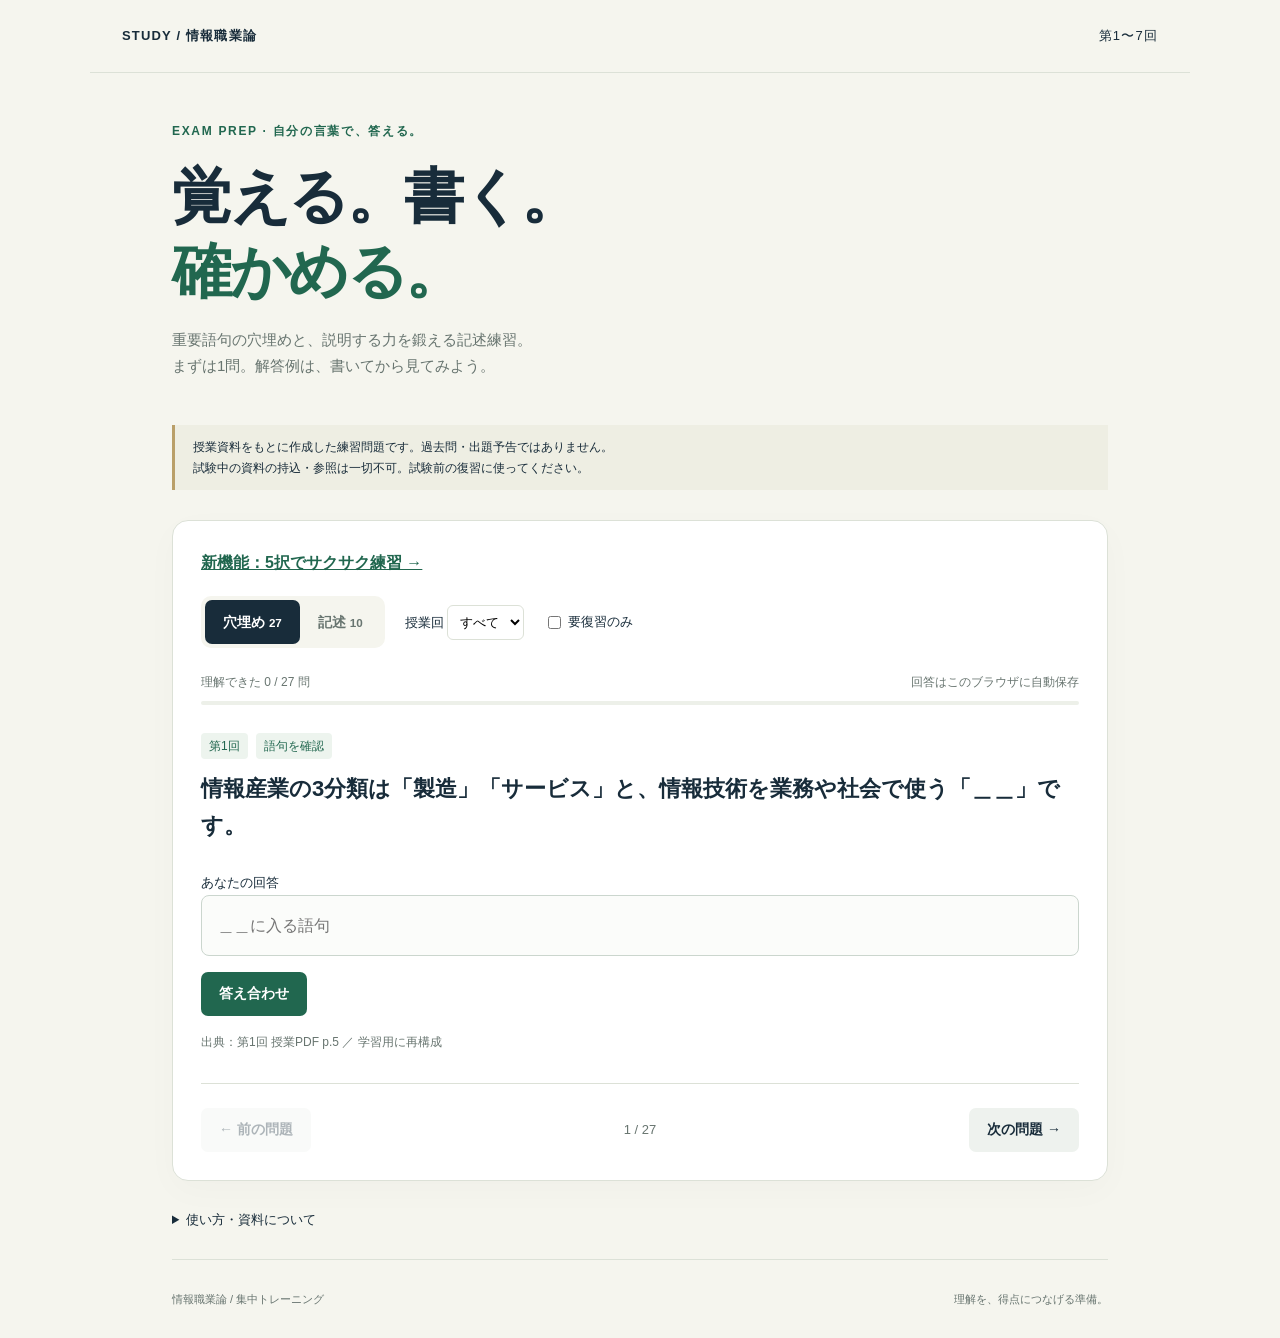
<file: index.html>
<!doctype html><html lang="ja"><meta charset="utf-8"><meta name="viewport" content="width=device-width,initial-scale=1"><title>情報職業論｜集中トレーニング</title><link rel="stylesheet" href="style.css"><body><header><a href="#">STUDY / 情報職業論</a><span>第1〜7回</span></header><main><section class="intro"><div class="eyebrow">EXAM PREP · 自分の言葉で、答える。</div><h1>覚える。書く。<br><span>確かめる。</span></h1><p>重要語句の穴埋めと、説明する力を鍛える記述練習。<br>まずは1問。解答例は、書いてから見てみよう。</p></section><aside class="notice">授業資料をもとに作成した練習問題です。過去問・出題予告ではありません。<strong>試験中の資料の持込・参照は一切不可。試験前の復習に使ってください。</strong></aside><section class="workspace"><a href="choice.html" style="display:block;margin-bottom:20px;color:#21674f;font-weight:bold">新機能：5択でサクサク練習 →</a><div class="toolbar"><div class="tabs" role="group" aria-label="問題形式"><button data-mode="blank" class="active">穴埋め <small id="bn"></small></button><button data-mode="essay">記述 <small id="en"></small></button></div><label>授業回 <select id="week"><option value="all">すべて</option><option value="1">第1回</option><option value="2">第2回</option><option value="3">第3回</option><option value="4">第4回</option><option value="5">第5回</option><option value="6">第6回</option><option value="7">第7回</option></select></label><label class="toggle"><input type="checkbox" id="review">要復習のみ</label></div><div class="progress"><span id="progressText"></span><span id="saved">回答はこのブラウザに自動保存</span></div><div class="bar"><div id="bar"></div></div><article id="question"></article><nav><button id="prev" class="secondary">← 前の問題</button><span id="position"></span><button id="next" class="secondary">次の問題 →</button></nav></section><details class="help"><summary>使い方・資料について</summary><p>穴埋めは入力して「答え合わせ」。記述は自分の回答を書き、「解答例と比較」で観点を確かめてください。最後に自己評価をつけると、要復習の問題だけ練習できます。</p><p>出典は共有された情報職業論 第1〜7回の授業PDF。各問題に回とページを記載しています。問題・解答例は学習用に再構成したものです。キーワード一致は論述の正確性を判定する採点ではありません。正式な採点基準・出題形式は未確認です。</p><p>回答と自己評価は端末のブラウザ内に保存され、外部には送信されません。端末間の同期はありません。プライベートブラウズや保存データ削除で消える場合があります。</p><button id="export" class="secondary">記述回答をテキストで保存</button></details><footer>情報職業論 / 集中トレーニング <span>理解を、得点につなげる準備。</span></footer></main><script src="questions.js"></script><script src="app.js"></script></body></html>
</file>
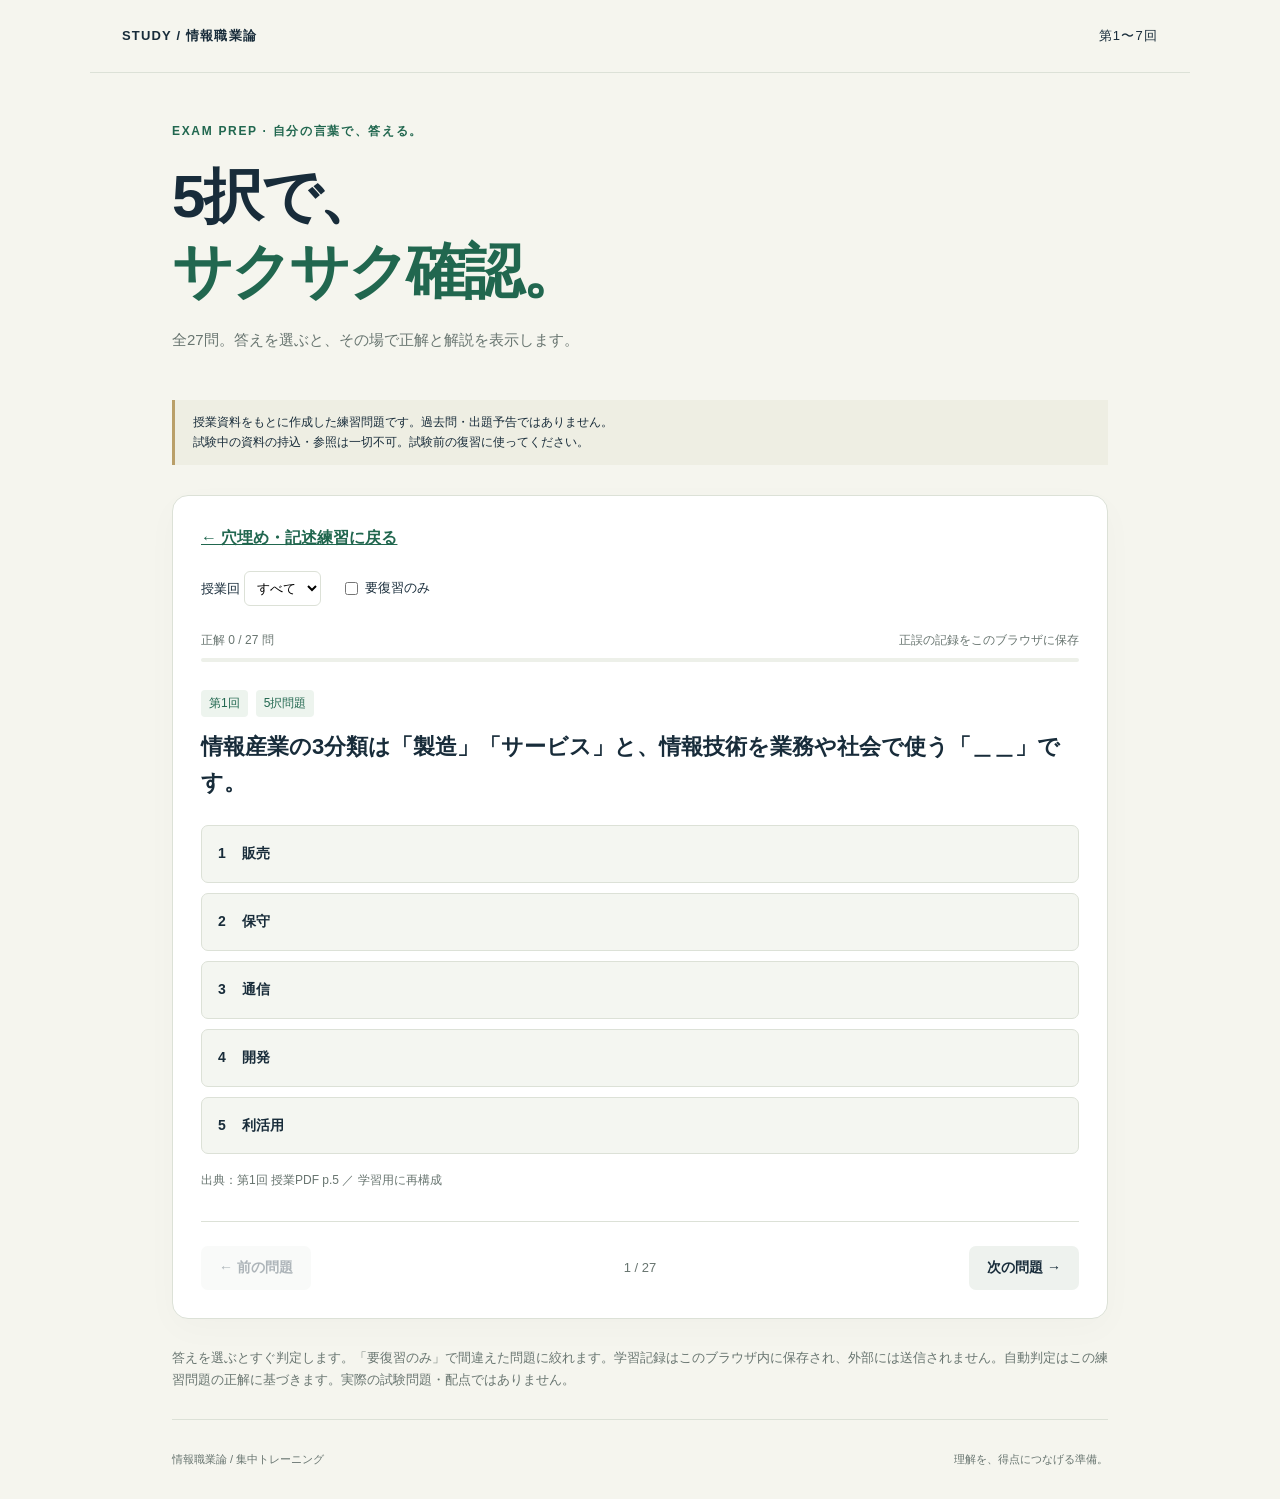
<file: choice.html>
<!doctype html><html lang="ja"><meta charset="utf-8"><meta name="viewport" content="width=device-width,initial-scale=1"><title>情報職業論｜5択トレーニング</title><link rel="stylesheet" href="style.css"><style>.choices{display:grid;gap:10px}.choice{text-align:left;background:#f4f6f1;color:#182c3a;border:1px solid #dce1d7;padding:16px}.choice b{margin-right:12px}.choice:disabled{opacity:1;cursor:default}.choice.right{background:#d5edde;border-color:#21674f}.choice.wrong{background:#f6dddd;border-color:#ad5454}</style><body><header><a href="#">STUDY / 情報職業論</a><span>第1〜7回</span></header><main><section class="intro"><div class="eyebrow">EXAM PREP · 自分の言葉で、答える。</div><h1>5択で、<br><span>サクサク確認。</span></h1><p>全27問。答えを選ぶと、その場で正解と解説を表示します。</p></section><aside class="notice">授業資料をもとに作成した練習問題です。過去問・出題予告ではありません。<strong>試験中の資料の持込・参照は一切不可。試験前の復習に使ってください。</strong></aside><section class="workspace"><a href="index.html" style="display:block;margin-bottom:20px;color:#21674f;font-weight:bold">← 穴埋め・記述練習に戻る</a><div class="toolbar"><label>授業回 <select id="week"><option value="all">すべて</option><option value="1">第1回</option><option value="2">第2回</option><option value="3">第3回</option><option value="4">第4回</option><option value="5">第5回</option><option value="6">第6回</option><option value="7">第7回</option></select></label><label class="toggle"><input type="checkbox" id="review">要復習のみ</label></div><div class="progress"><span id="progressText"></span><span id="saved">正誤の記録をこのブラウザに保存</span></div><div class="bar"><div id="bar"></div></div><article id="question"></article><nav><button id="prev" class="secondary">← 前の問題</button><span id="position"></span><button id="next" class="secondary">次の問題 →</button></nav></section><p class="help">答えを選ぶとすぐ判定します。「要復習のみ」で間違えた問題に絞れます。学習記録はこのブラウザ内に保存され、外部には送信されません。自動判定はこの練習問題の正解に基づきます。実際の試験問題・配点ではありません。</p><footer>情報職業論 / 集中トレーニング <span>理解を、得点につなげる準備。</span></footer></main><script src="questions.js"></script><script src="choice.js"></script></body></html>
</file>
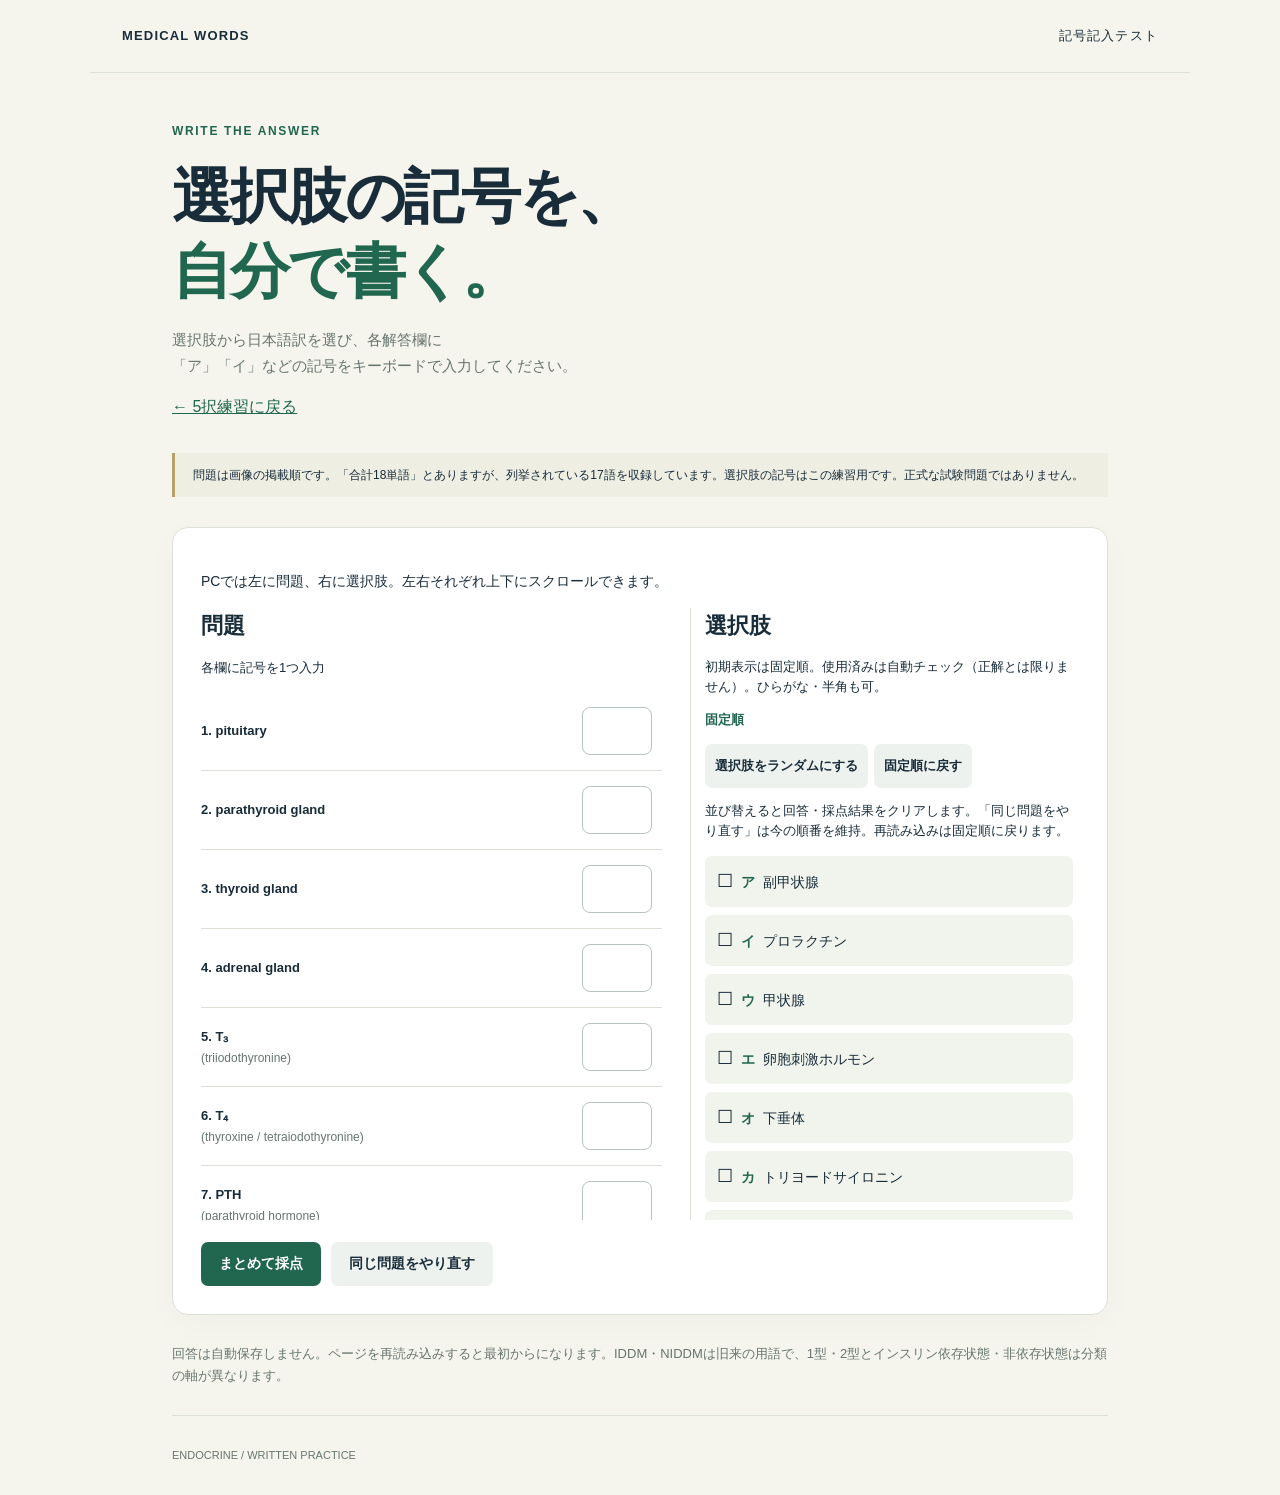
<file: endocrine-exam.html>
<!doctype html><html lang="ja"><meta charset="utf-8"><meta name="viewport" content="width=device-width,initial-scale=1"><title>内分泌・代謝｜記号記入テスト</title><link rel="stylesheet" href="style.css"><style>.rows{padding:0;list-style:none}.rows li{display:grid;grid-template-columns:minmax(0,1fr) 80px;gap:12px;border-bottom:1px solid #dce1d7;padding:15px 0;align-items:center}.term{font-weight:600;overflow-wrap:anywhere}.term small{display:block;font-size:12px;font-weight:400;color:#687570}.entry{width:70px;height:48px;font:inherit;font-size:22px;text-align:center;border:1px solid #b6c4ba;border-radius:8px}.correct .entry{background:#d7efdf;border-color:#21674f}.incorrect .entry{background:#fbe0df;border-color:#ae4c4c}.feedback{display:block;font-size:12px;color:#795149}.bank{display:grid;grid-template-columns:repeat(2,minmax(0,1fr));gap:8px;padding:0;list-style:none}.bank li{padding:12px;background:#f0f4ed;border-radius:7px;line-height:1.5;font-size:14px}.bank b{color:#21674f;margin-right:8px}.score{padding:16px;border-radius:8px;background:#eef4e8;margin-top:20px}.toplink{color:#21674f}.notice{font-size:12px}.controls{display:flex;flex-wrap:wrap;gap:10px;margin-top:22px}@media(max-width:600px){.intro{padding:24px 0 10px}.intro h1{font-size:32px}.workspace{padding:18px}.bank{grid-template-columns:1fr}.rows li{grid-template-columns:minmax(0,1fr) 70px}}.bank .used{background:#e4e8ed;color:#67717d}.used-mark{display:inline-block;margin-right:8px;font-size:18px}.usage{display:block;font-size:12px;color:#536174;margin-left:26px}.review li{padding:10px 0;overflow-wrap:anywhere;line-height:1.6}.review h3{margin-top:24px}.exam-columns{display:grid;grid-template-columns:minmax(0,1.2fr) minmax(0,1fr);gap:22px;align-items:start}.question-pane,.option-pane{min-width:0;max-height:68svh;overflow-y:auto;overscroll-behavior:contain;-webkit-overflow-scrolling:touch;padding-right:6px}.exam-columns h2{margin:0 0 8px}.exam-columns p{font-size:13px}.bank{grid-template-columns:1fr}.bank-help{line-height:1.5}.layout-help{font-size:14px}.rows{margin-top:0}.option-pane{border-left:1px solid #dce1d7;padding-left:14px}@media(max-width:600px){main{width:auto;margin:0 8px;padding:0}.workspace{padding:12px 8px}.exam-columns{grid-template-columns:minmax(0,1.08fr) minmax(0,1fr);gap:8px}.question-pane,.option-pane{max-height:65svh;padding-right:2px}.option-pane{padding-left:8px}.rows li{grid-template-columns:minmax(0,1fr) 44px;gap:5px;padding:12px 0}.entry{width:42px;height:44px;font-size:18px;padding:0}.term{font-size:14px;line-height:1.4}.term small{font-size:12px;line-height:1.35}.bank li{padding:8px 5px;font-size:14px;overflow-wrap:anywhere}.used-mark{margin-right:4px;font-size:16px}.bank b{margin-right:4px}.usage{margin-left:0}.exam-columns h2{font-size:20px}.intro h1{font-size:28px}.intro p{font-size:14px}.controls button{padding:12px;font-size:14px}}
@media(max-width:600px){.exam-columns{display:block}.question-pane,.option-pane{max-height:none;overflow:visible;padding:0}.option-pane{border-left:0;border-top:1px solid #dce1d7;margin-top:24px;padding-top:20px}.rows li{grid-template-columns:minmax(0,1fr) 70px;gap:12px}.entry{width:64px}.term{font-size:15px}.bank li{padding:12px}.layout-help{display:none}}.order-controls{display:flex;flex-wrap:wrap;gap:6px}.order-controls button{font-size:13px;padding:8px 10px}#order-mode{font-weight:bold;color:#21674f}</style><body><header><b>MEDICAL WORDS</b><span>記号記入テスト</span></header><main><section class="intro"><div class="eyebrow">WRITE THE ANSWER</div><h1>選択肢の記号を、<br><span>自分で書く。</span></h1><p>選択肢から日本語訳を選び、各解答欄に<br>「ア」「イ」などの記号をキーボードで入力してください。</p><a class="toplink" href="endocrine.html">← 5択練習に戻る</a></section><aside class="notice">問題は画像の掲載順です。「合計18単語」とありますが、列挙されている17語を収録しています。選択肢の記号はこの練習用です。正式な試験問題ではありません。</aside><section class="workspace"><p class="layout-help">PCでは左に問題、右に選択肢。左右それぞれ上下にスクロールできます。</p><div class="exam-columns"><section class="question-pane" aria-label="問題と解答欄"><h2>問題</h2><p>各欄に記号を1つ入力</p><ol id="rows" class="rows"></ol></section><aside class="option-pane" aria-label="選択肢"><h2 id="options">選択肢</h2><p class="bank-help">初期表示は固定順。使用済みは自動チェック（正解とは限りません）。ひらがな・半角も可。</p><p id="order-mode" aria-live="polite">固定順</p><div class="order-controls"><button class="secondary" id="randomize">選択肢をランダムにする</button><button class="secondary" id="restore-fixed">固定順に戻す</button></div><p class="bank-help">並び替えると回答・採点結果をクリアします。「同じ問題をやり直す」は今の順番を維持。再読み込みは固定順に戻ります。</p><ul id="bank" class="bank"></ul></aside></div><div class="controls"><button id="grade">まとめて採点</button><button class="secondary" id="retry">同じ問題をやり直す</button></div><div id="score" aria-live="polite"></div></section><p class="help">回答は自動保存しません。ページを再読み込みすると最初からになります。IDDM・NIDDMは旧来の用語で、1型・2型とインスリン依存状態・非依存状態は分類の軸が異なります。</p><footer>ENDOCRINE / WRITTEN PRACTICE</footer></main><script>const words=[["pituitary","下垂体"],["parathyroid gland","副甲状腺"],["thyroid gland","甲状腺"],["adrenal gland","副腎"],["T₃","トリヨードサイロニン"],["T₄","サイロキシン"],["PTH","副甲状腺ホルモン"],["TSH","甲状腺刺激ホルモン"],["ACTH","副腎皮質刺激ホルモン"],["PRL","プロラクチン"],["GH","成長ホルモン"],["LH","黄体形成ホルモン"],["FSH","卵胞刺激ホルモン"],["ADH","抗利尿ホルモン"],["DM","糖尿病"],["IDDM","インスリン依存型糖尿病"],["NIDDM","インスリン非依存型糖尿病"]];</script><script src="endocrine-exam.js?v=random-1"></script></body></html>
</file>
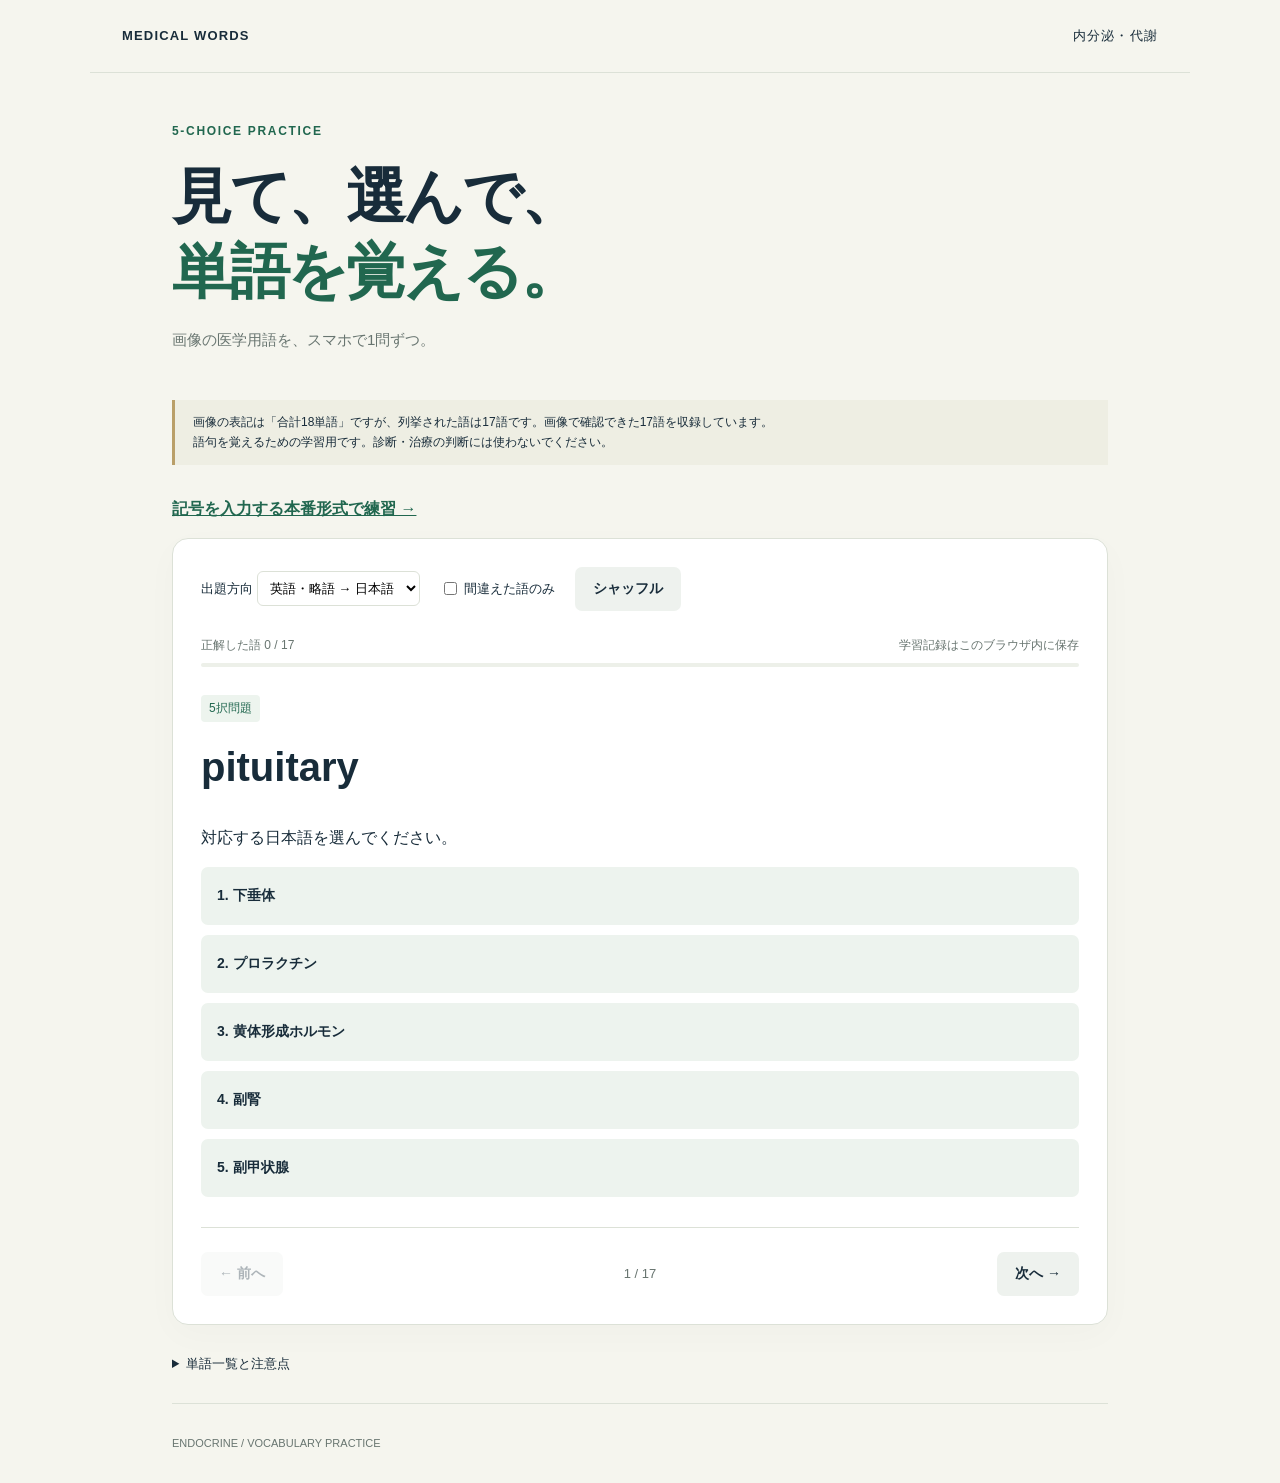
<file: endocrine.html>
<!doctype html><html lang="ja"><meta charset="utf-8"><meta name="viewport" content="width=device-width,initial-scale=1"><title>内分泌・代謝｜医学単語5択</title><link rel="stylesheet" href="style.css"><style>.choices{display:grid;gap:10px}.choice{background:#edf3ee;color:#182c3a;text-align:left;min-height:58px;padding:14px;border:2px solid transparent;white-space:normal}.choice:disabled{opacity:1}.choice.right{background:#d7efdf;border-color:#21674f}.choice.wrong{background:#f9e0df;border-color:#a83f3f}.word{font-size:clamp(26px,6vw,40px);word-break:break-word}select{max-width:100%} @media(max-width:600px){.intro{padding:22px 0 12px}.intro h1{font-size:32px}.workspace{padding:16px}}</style><body><header><b>MEDICAL WORDS</b><span>内分泌・代謝</span></header><main><section class="intro"><div class="eyebrow">5-CHOICE PRACTICE</div><h1>見て、選んで、<br><span>単語を覚える。</span></h1><p>画像の医学用語を、スマホで1問ずつ。</p></section><aside class="notice">画像の表記は「合計18単語」ですが、列挙された語は17語です。画像で確認できた17語を収録しています。<br>語句を覚えるための学習用です。診断・治療の判断には使わないでください。</aside><p><a href="endocrine-exam.html" style="color:#21674f;font-weight:bold">記号を入力する本番形式で練習 →</a></p><section class="workspace"><div class="toolbar"><label>出題方向 <select id="direction"><option value="en">英語・略語 → 日本語</option><option value="ja">日本語 → 英語・略語</option></select></label><label class="toggle"><input type="checkbox" id="review">間違えた語のみ</label><button class="secondary" id="shuffle">シャッフル</button></div><div class="progress"><span id="progressText"></span><span>学習記録はこのブラウザ内に保存</span></div><div class="bar"><div id="bar"></div></div><article id="question"></article><nav><button id="prev" class="secondary">← 前へ</button><span id="position"></span><button id="next" class="secondary">次へ →</button></nav></section><details class="help"><summary>単語一覧と注意点</summary><div id="dictionary"></div><p>T₃はトリヨードサイロニン、T₄はサイロキシン（テトラヨードサイロニン）。PTHはパラトルモン、ADHはバソプレシンとも呼ばれます。</p><p>IDDM・NIDDMは旧来の用語です。現在の1型・2型は病因に基づく分類で、インスリン依存状態・非依存状態と完全には一致しません。NIDDMは「インスリン治療を一切使わない」という意味ではありません。</p><p>回答は端末内保存です。外部送信や端末間同期はありません。</p><p>用語確認：<a href="https://www.todai-jinnai.com/endocrinology01">東京大学医学部附属病院</a> ／ <a href="https://www.nittokyo.or.jp/modules/beginner/index.php?content_id=5">日本糖尿病協会</a></p></details><footer>ENDOCRINE / VOCABULARY PRACTICE</footer></main><script>const words=[["pituitary","下垂体"],["parathyroid gland","副甲状腺"],["thyroid gland","甲状腺"],["adrenal gland","副腎"],["T₃","トリヨードサイロニン"],["T₄","サイロキシン"],["PTH","副甲状腺ホルモン"],["TSH","甲状腺刺激ホルモン"],["ACTH","副腎皮質刺激ホルモン"],["PRL","プロラクチン"],["GH","成長ホルモン"],["LH","黄体形成ホルモン"],["FSH","卵胞刺激ホルモン"],["ADH","抗利尿ホルモン"],["DM","糖尿病"],["IDDM","インスリン依存型糖尿病"],["NIDDM","インスリン非依存型糖尿病"]];</script><script src="endocrine.js"></script></body></html>
</file>
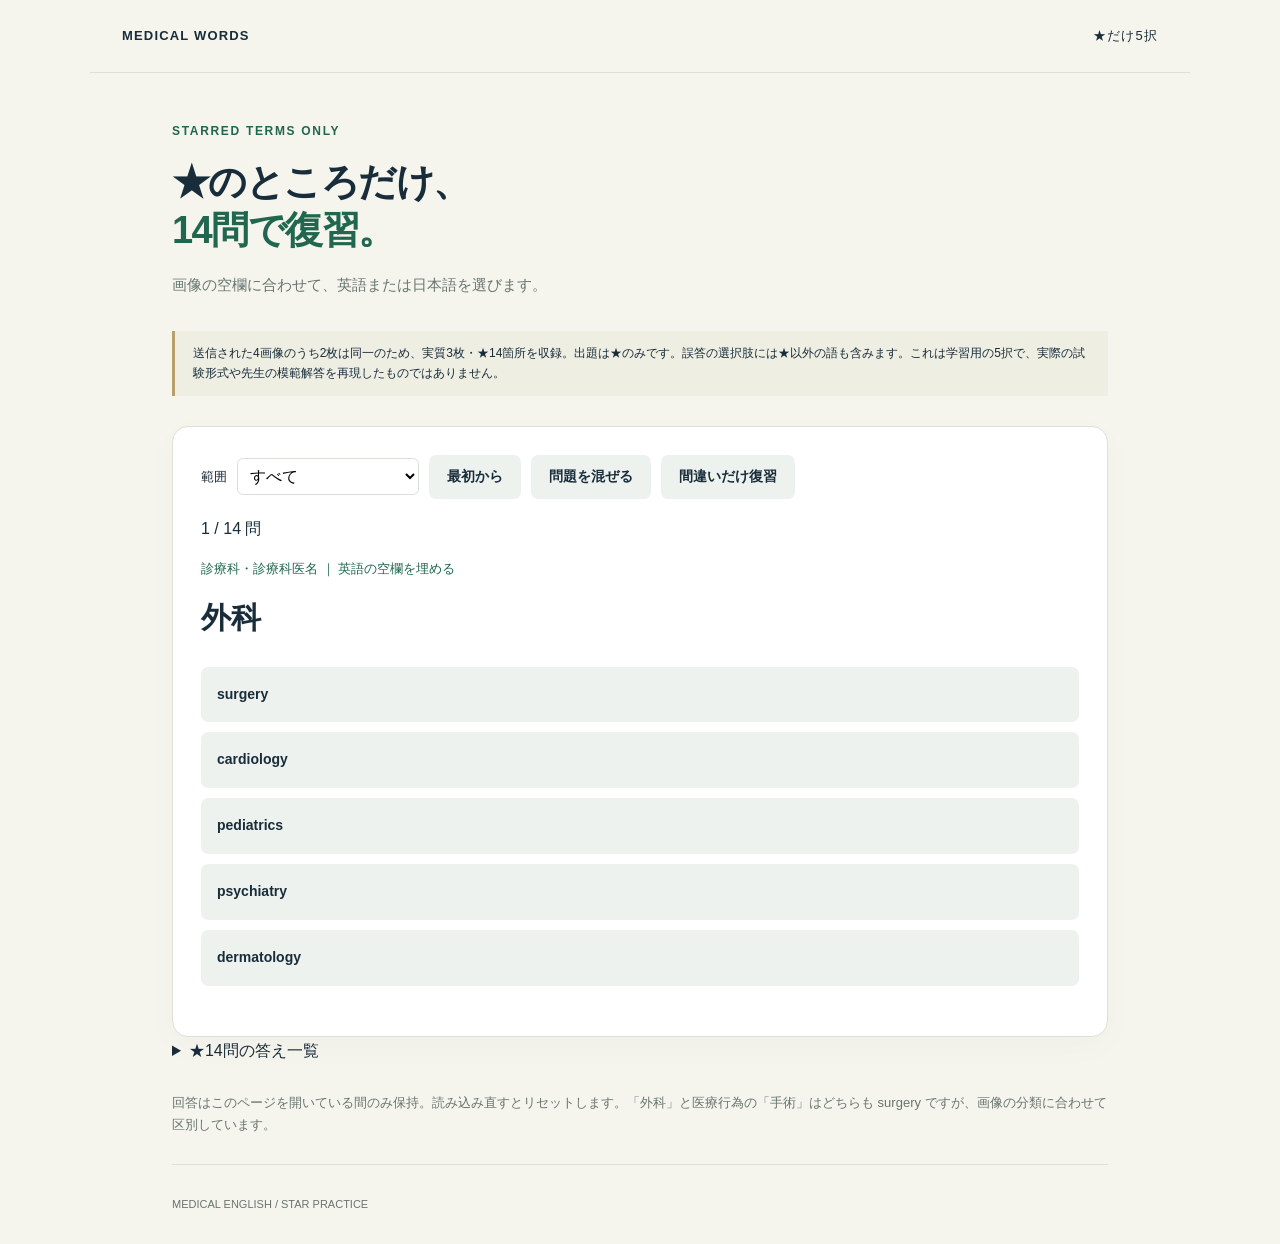
<file: medical-stars.html>
<!doctype html><html lang="ja"><meta charset="utf-8"><meta name="viewport" content="width=device-width,initial-scale=1"><title>医療英語｜★だけ5択</title><link rel="stylesheet" href="style.css"><style>.answers{display:grid;gap:10px;margin:22px 0}.answers button{text-align:left;background:#eef2ee;color:#182c3a;padding:16px;overflow-wrap:anywhere}.answers button.good{background:#d7efdf}.answers button.bad{background:#fbe0df}.answers button:disabled{opacity:1}.row{display:flex;gap:10px;flex-wrap:wrap;align-items:center}#prompt{font-size:30px;overflow-wrap:anywhere}#feedback{white-space:pre-line}#list li{padding:10px 0}.tag{font-size:13px;color:#21674f}.intro{padding-bottom:10px}.intro h1{font-size:38px}.review{padding:15px;background:#f1f4ed;border-radius:8px}</style><body><header><b>MEDICAL WORDS</b><span>★だけ5択</span></header><main><section class="intro"><div class="eyebrow">STARRED TERMS ONLY</div><h1>★のところだけ、<br><span>14問で復習。</span></h1><p>画像の空欄に合わせて、英語または日本語を選びます。</p></section><aside class="notice">送信された4画像のうち2枚は同一のため、実質3枚・★14箇所を収録。出題は★のみです。誤答の選択肢には★以外の語も含みます。これは学習用の5択で、実際の試験形式や先生の模範解答を再現したものではありません。</aside><section class="workspace"><div class="row"><label for="category">範囲</label><select id="category"><option>すべて</option><option>診療科・診療科医名</option><option>医療職</option><option>医療機関・施設</option><option>医療行為</option></select><button id="restart" class="secondary">最初から</button><button id="shuffle" class="secondary">問題を混ぜる</button><button id="mistakes" class="secondary">間違いだけ復習</button></div><p id="progress"></p><p id="direction" class="tag"></p><h2 id="prompt"></h2><div id="answers" class="answers"></div><div id="feedback" aria-live="polite"></div><button id="next" hidden>次へ</button><div id="summary"></div></section><details><summary>★14問の答え一覧</summary><ul id="list"></ul></details><p class="help">回答はこのページを開いている間のみ保持。読み込み直すとリセットします。「外科」と医療行為の「手術」はどちらも surgery ですが、画像の分類に合わせて区別しています。</p><footer>MEDICAL ENGLISH / STAR PRACTICE</footer></main><script>
const data=[["診療科・診療科医名","外科","en","surgery",["pediatrics","psychiatry","cardiology","dermatology"],"診療科としての surgery は「外科」。医療行為としては「手術」です。"],["診療科・診療科医名","cardiologist","ja","循環器科医",["呼吸器科医","眼科医","精神科医","放射線科医"],"cardiology（循環器科）と cardiologist（循環器科医）を区別。"],["診療科・診療科医名","dentist","ja","歯科医",["歯科","外科医","皮膚科医","眼科医"],"dentist は歯科医（歯科医師）。診療科名ではありません。"],["医療職","医師","en","physician / doctor",["pharmacist","nurse","physical therapist","occupational therapist"],"医師は physician または doctor。授業の指定表記がある場合はそれに合わせてください。"],["医療職","physical therapist","ja","理学療法士",["作業療法士","視能訓練士","臨床工学技士","診療放射線技師"],"physical therapist は理学療法士。"],["医療職","作業療法士","en","occupational therapist",["physical therapist","pharmacist","clinical engineer","registered dietitian"],"作業療法士は occupational therapist。"],["医療職","薬剤師","en","pharmacist",["physician","nurse","laboratory technician","radiologist"],"薬剤師は pharmacist。"],["医療機関・施設","outpatient department","ja","外来（外来診療部門）",["集中治療室","救急室","薬局","受付"],"outpatient は外来患者、outpatient department は外来の診療部門。"],["医療機関・施設","intensive care unit","ja","集中治療室",["救急室","手術室","外来","薬局"],"intensive care unit の略称は ICU。"],["医療行為","discharge","ja","退院",["入院","転院","手術","切開"],"この資料の入退院の文脈では discharge は退院。"],["医療行為","surgery","ja","手術",["化学療法","放射線療法","予防接種","消毒"],"この資料の「医療行為」欄では surgery は手術。"],["医療行為","vaccination","ja","予防接種",["注射","消毒","縫合","除細動"],"vaccination はワクチンの予防接種。一般的な注射 injection と区別。"],["医療行為","radiation therapy","ja","放射線療法",["化学療法","手術","予防接種","除細動"],"radiation therapy は放射線療法（放射線治療）。"],["医療行為","malpractice","ja","医療過誤",["禁忌","退院","切開","転院"],"医療の文脈では医療過誤。単にすべての医療事故を指す言葉ではありません。"]];const $=id=>document.getElementById(id);const mix=a=>{a=[...a];for(let i=a.length-1;i>0;i--){let j=Math.floor(Math.random()*(i+1));[a[i],a[j]]=[a[j],a[i]]}return a};let queue=[],pos=0,score=0,wrong=new Set(),answered=false;
function start(random=false,onlyWrong=false){queue=data.map((_,i)=>i).filter(i=>($('category').value==='すべて'||data[i][0]===$('category').value)&&(!onlyWrong||wrong.has(i)));if(random)queue=mix(queue);pos=0;score=0;render()}
function render(){answered=false;$('feedback').textContent='';$('summary').innerHTML='';$('next').hidden=true;$('answers').innerHTML='';if(!queue.length){$('progress').textContent='';$('direction').textContent='';$('prompt').textContent='該当する問題はありません';return}if(pos===queue.length){$('progress').textContent='終了';$('direction').textContent='';$('prompt').textContent=score+' / '+queue.length+' 問正解';const ids=queue.filter(i=>wrong.has(i));$('summary').innerHTML=ids.length?'<div class="review"><h3>今回の範囲で復習する語</h3>'+ids.map(i=>'<p>'+data[i][1]+' → '+data[i][3]+'</p>').join('')+'</div>':'全問正解です！';return}
const id=queue[pos],q=data[id];$('progress').textContent=(pos+1)+' / '+queue.length+' 問';$('direction').textContent=q[0]+' ｜ '+(q[2]==='en'?'英語の空欄を埋める':'日本語の空欄を埋める');$('prompt').textContent=q[1];mix([q[3],...q[4]]).forEach(a=>{let b=document.createElement('button');b.textContent=a;b.onclick=()=>{if(answered)return;answered=true;const ok=a===q[3];if(ok){score++;wrong.delete(id)}else wrong.add(id);document.querySelectorAll('#answers button').forEach(x=>{x.disabled=true;if(x.textContent===q[3])x.classList.add('good')});if(!ok)b.classList.add('bad');$('feedback').textContent=(ok?'○ 正解':'× 不正解')+'\n正解：'+q[3]+'\n'+q[5];$('next').textContent=pos===queue.length-1?'結果を見る':'次へ';$('next').hidden=false};$('answers').append(b)})}
$('next').onclick=()=>{pos++;render()};$('restart').onclick=()=>start();$('shuffle').onclick=()=>start(true);$('mistakes').onclick=()=>start(false,true);$('category').onchange=()=>start();$('list').innerHTML=data.map(q=>'<li>'+q[0]+'：'+q[1]+' → '+q[3]+'</li>').join('');start();
</script></body></html>
</file>
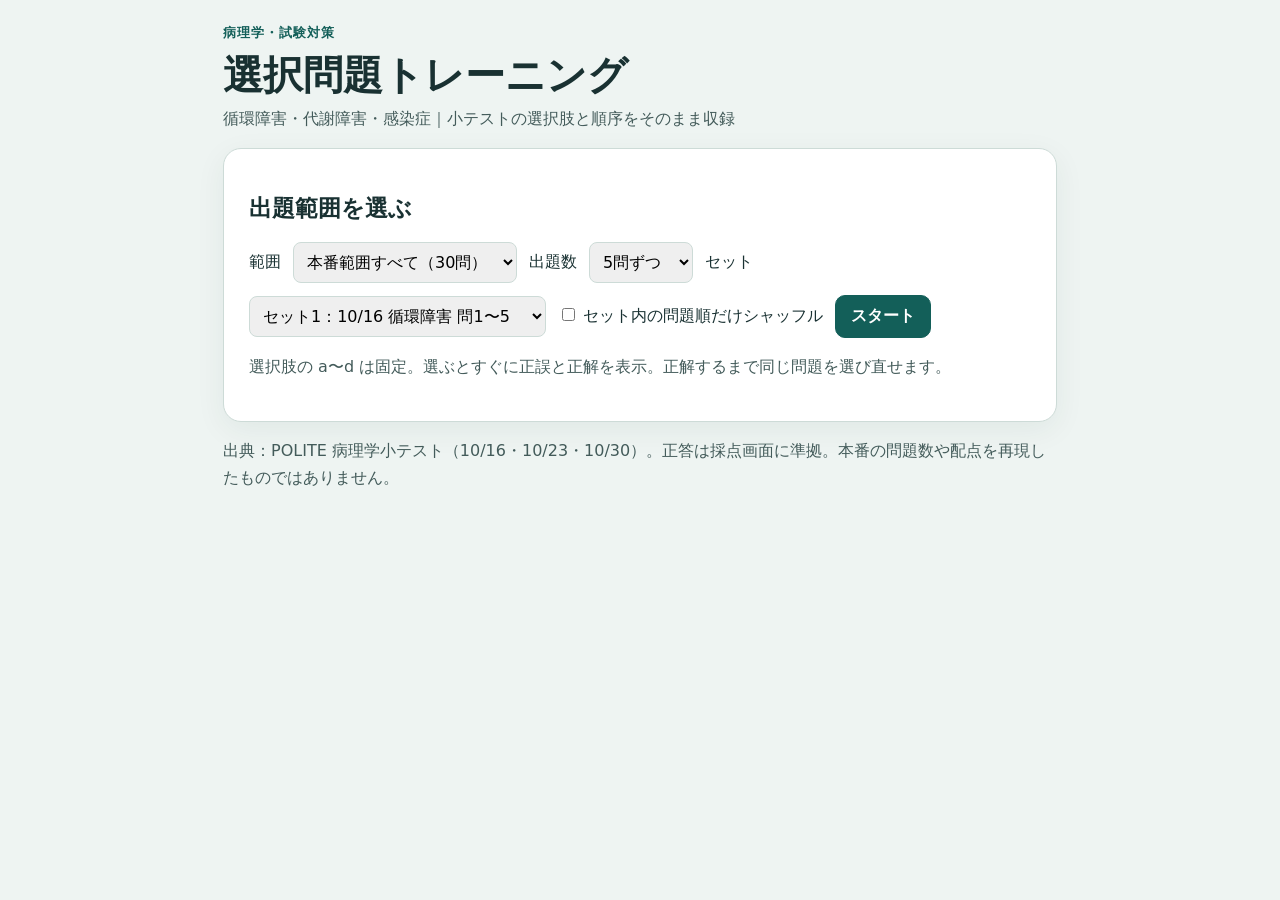
<file: pathology.html>
<!doctype html><html lang="ja"><head><meta charset="utf-8"><meta name="viewport" content="width=device-width,initial-scale=1"><title>病理学｜選択30問</title>
<style>
:root{font-family:system-ui,"Yu Gothic UI",sans-serif;color:#193132;background:#eef4f2;--main:#135f59;--line:#cddbd7}*{box-sizing:border-box}body{margin:0}main{max-width:870px;margin:auto;padding:24px 18px 48px}header{margin-bottom:18px}.kicker{font-size:.83rem;letter-spacing:.08em;font-weight:700;color:var(--main)}h1{margin:.15em 0;font-size:clamp(1.75rem,5vw,2.5rem)}h2{line-height:1.55;font-size:clamp(1.15rem,3vw,1.45rem);margin:16px 0}p{line-height:1.65}.muted{color:#435b5a}.panel{background:white;border:1px solid var(--line);border-radius:18px;padding:clamp(15px,4vw,25px);box-shadow:0 8px 30px #143b2910}label{font-size:1rem}select,button{font:inherit}select{padding:9px;border-radius:8px;border:1px solid var(--line);max-width:100%}.toolbar,.nav,.meta{display:flex;gap:12px;align-items:center;flex-wrap:wrap}.meta{justify-content:space-between}.nav{justify-content:space-between;margin-top:17px}button{cursor:pointer;background:#fff;border:1px solid var(--line);color:inherit;border-radius:10px;padding:10px 15px;font-weight:650}button:disabled{opacity:.45;cursor:default}button:focus-visible,select:focus-visible{outline:3px solid #308e82;outline-offset:2px}.primary{background:var(--main);color:white;border-color:var(--main)}.choice{display:flex;gap:12px;align-items:center;width:100%;text-align:left;margin-top:8px;min-height:52px}.choice:not(:disabled):hover{border-color:var(--main);background:#f2faf7}.choice[aria-pressed=true]{border:2px solid var(--main);padding:9px 14px;background:#e4f5ef}.letter{display:inline-grid;place-items:center;flex:none;width:27px;height:27px;background:#e6efec;border-radius:7px;font-size:.86rem}.grid{display:grid;grid-template-columns:repeat(auto-fill,minmax(39px,1fr));gap:6px;margin-top:22px}.grid button{padding:7px 0}.grid .done{background:#e0f3ea}.grid [aria-current=true]{border:2px solid var(--main);padding:6px 0}.bar{width:100%;height:8px;accent-color:var(--main);margin-top:12px}.pill{background:#e4f1ed;border-radius:999px;padding:4px 10px;font-size:.85rem}.bad{border-left:4px solid #b74a31;background:#fff6ef;padding:8px 12px;margin:9px 0;border-radius:6px}.bad p{margin:.2em 0}footer{margin-top:12px}.score{font-size:2rem;color:var(--main);font-weight:750} [hidden]{display:none!important}

.choice.correct,.choice.correct:disabled{background:#dcf5e8;border-color:#25734e;opacity:1}
.choice.wrong,.choice.wrong:disabled{background:#fff0eb;border-color:#a6402d;opacity:1}
.feedback:not(:empty){margin-top:14px;padding:10px 12px;border-radius:9px;background:#e6f4ed;line-height:1.6}
.feedback.error:not(:empty){background:#fff0eb;color:#842e20}
</style></head><body><main>
<header><div class="kicker">病理学・試験対策</div><h1>選択問題トレーニング</h1><div class="muted">循環障害・代謝障害・感染症｜小テストの選択肢と順序をそのまま収録</div></header>
<section class="panel" id="setup"><h2>出題範囲を選ぶ</h2><div class="toolbar"><label for="scope">範囲</label><select id="scope"><option value="all">本番範囲すべて（30問）</option><option value="0">10/16 循環障害（10問）</option><option value="1">10/23 代謝障害（10問）</option><option value="2">10/30 感染症（10問）</option></select><label for="batch">出題数</label><select id="batch"><option value="5">5問ずつ</option><option value="all">まとめて</option></select><label for="set" id="setLabel">セット</label><select id="set"></select><label><input type="checkbox" id="random"> セット内の問題順だけシャッフル</label><button class="primary" id="start">スタート</button></div><p class="muted">選択肢の a〜d は固定。選ぶとすぐに正誤と正解を表示。正解するまで同じ問題を選び直せます。</p></section>
<section class="panel" id="play" hidden><div class="meta"><span class="pill" id="source"></span><span id="setBadge" class="muted"></span><span id="count" class="muted"></span></div><progress class="bar" id="bar" value="0"></progress><h2 id="prompt" tabindex="-1"></h2><div id="options" role="group" aria-labelledby="prompt"></div><div class="feedback" id="feedback" role="status" aria-live="polite"></div><div class="nav"><button id="prev">← 前の問題</button><button class="primary" id="next">次の問題 →</button></div><div class="grid" id="grid" aria-label="問題番号"></div><footer class="nav"><button id="home">範囲選択へ戻る</button></footer></section>
<section class="panel" id="result" hidden><h2 id="resultTitle">結果</h2><div id="score" class="score"></div><div class="nav"><button id="restart">範囲選択へ</button><button id="again">このセットをもう一度</button><button class="primary" id="advance">次の5問へ →</button><button id="retry">間違えた問題だけやり直す</button></div><h2 id="reviewTitle"></h2><div id="review"></div></section>
<p class="muted">出典：POLITE 病理学小テスト（10/16・10/23・10/30）。正答は採点画面に準拠。本番の問題数や配点を再現したものではありません。</p>
</main><script>
"use strict";
const bank=[{"id":"0-1","group":0,"n":1,"q":"うっ血が長引いて酸化ヘモグロビンが減少し、皮膚、口唇などが青紫色を呈する変化はどれか","opts":["うっ血性硬化","うっ血性水腫","チアノーゼ","バチ型の指"],"a":2},{"id":"0-2","group":0,"n":2,"q":"血管内に入ってきた空気や脂肪が血管壁を閉塞した状態をなんとよぶか","opts":["塞栓症","血栓症","出血","梗塞"],"a":0},{"id":"0-3","group":0,"n":3,"q":"局所の臓器・組織中を循環する血液量が異常に減少した状態はどれか","opts":["うっ血","充血","喀血","虚血"],"a":3},{"id":"0-4","group":0,"n":4,"q":"静脈血の流れが妨げられ、組織や臓器の静脈血流が異常に増加した状態をどれか","opts":["喀血","虚血","うっ血","充血"],"a":2},{"id":"0-5","group":0,"n":5,"q":"小動脈が塞栓で閉鎖され、栄養や酸素の供給を受けていた組織が壊死する状態はどれか","opts":["梗塞","塞栓症","血栓症","出血"],"a":0},{"id":"0-6","group":0,"n":6,"q":"生体が障害やストレスを受けて急激に全身性に末梢循環障害を起こした状態はどれか","opts":["梗塞","DIC","ショック","アタック"],"a":2},{"id":"0-7","group":0,"n":7,"q":"本来の血流路に狭窄･閉塞が生じ血液が吻合枝を通るようになることをなんとよぶか","opts":["側副循環","肺循環","大循環","リンパ循環"],"a":0},{"id":"0-8","group":0,"n":8,"q":"食道や胃から出血した血液が口から出る場合ことをなんというか","opts":["血尿","喀血","下血","吐血"],"a":3},{"id":"0-9","group":0,"n":9,"q":"血液の全成分（特に赤血球）が心臓あるいは血管外に流出すること","opts":["充血","喀血","吐血","出血"],"a":3},{"id":"0-10","group":0,"n":10,"q":"局所に動脈血が増加した状態はどれか","opts":["充血","虚血","喀血","うっ血"],"a":0},{"id":"1-1","group":1,"n":1,"q":"あらかじめ細胞にプログラムされた細胞死はどれか","opts":["壊死","アポトーシス","変性","萎縮"],"a":1},{"id":"1-2","group":1,"n":2,"q":"代謝できなくなった生理的物質が蓄積するのはどれか","opts":["萎縮","変性","壊死","アポトーシス"],"a":1},{"id":"1-3","group":1,"n":3,"q":"加齢によって起こる萎縮はどれか","opts":["圧迫萎縮","生理的萎縮","過形成","悪液質萎縮"],"a":1},{"id":"1-4","group":1,"n":4,"q":"生活習慣病としての糖尿病はどれか","opts":["グリコーゲン病","２型糖尿病","１型糖尿病","糖原病"],"a":1},{"id":"1-5","group":1,"n":5,"q":"障害を受けた組織が局所の修復のために形成される幼弱な結合組織はどれか","opts":["膠原線維","再生","化生","肉芽組織"],"a":3},{"id":"1-6","group":1,"n":6,"q":"個々の細胞の容積が増した結果、組織や臓器全体の容積が増大することはどれか","opts":["増生","増殖","肥大","分化"],"a":2},{"id":"1-7","group":1,"n":7,"q":"褥瘡（じょくそう）はどの萎縮に属するか","opts":["圧迫萎縮","全身萎縮","生理的萎縮","廃用性萎縮"],"a":0},{"id":"1-8","group":1,"n":8,"q":"バセドウ病の原因はどれか","opts":["甲状腺機能亢進","副甲状腺機能低下","副腎皮質機能低下","甲状腺機能低下"],"a":0},{"id":"1-9","group":1,"n":9,"q":"分化（成熟）した細胞や組織が、ほかの型の分化した細胞や組織に変化する現象はどれか","opts":["化生","再生","増生","肉芽組織"],"a":0},{"id":"1-10","group":1,"n":10,"q":"細胞死が起こったり細胞容積が減少するのはどれか","opts":["退行性病変","進行性病変","アレルギー病変","免疫異常病変"],"a":0},{"id":"2-1","group":2,"n":1,"q":"空気中に飛び散った飛沫（飛沫核）を吸引することにより感染するのはどれか","opts":["飛沫感染","接触感染","経口感染","経気道感染"],"a":0},{"id":"2-2","group":2,"n":2,"q":"空港や港湾で感染症の有無を検査することを何というか","opts":["ワクチン","予防接種","免疫","検疫"],"a":3},{"id":"2-3","group":2,"n":3,"q":"菌体の外に放出される毒素をなんというか","opts":["内毒素","病原体","宿主","外毒素"],"a":3},{"id":"2-4","group":2,"n":4,"q":"皮膚、口腔、などに細菌が住みつき、宿主と共生状態を保っていることをなんというか","opts":["敗血症","特異的感染防御","常在細菌叢","不顕性感染"],"a":2},{"id":"2-5","group":2,"n":5,"q":"空気中に飛び散った病原体を吸い込むことにより感染するのはどれか","opts":["接触感染","飛沫感染","経口感染","経気道感染"],"a":3},{"id":"2-6","group":2,"n":6,"q":"病原微生物が感染して症状があらわれないことをなんというか","opts":["潜伏期","顕性感染","不顕性感染","日和見感染"],"a":2},{"id":"2-7","group":2,"n":7,"q":"血液中に大量の細菌が持続的に流入して起こる症状はどれか","opts":["経皮感染","敗血症","日和見感染","ショック"],"a":1},{"id":"2-8","group":2,"n":8,"q":"院内感染の原因菌はどれか","opts":["ウイルス","クラミジア","リケッチア","MRSA"],"a":3},{"id":"2-9","group":2,"n":9,"q":"感染を受けるヒトのことをなんというか","opts":["毒素","微生物","病原体","宿主"],"a":3},{"id":"2-10","group":2,"n":10,"q":"母親から胎児（新生児）への感染をなんというか","opts":["経皮感染","接触感染","垂直感染","水平感染"],"a":2}];
const groups=["10/16 循環障害","10/23 代謝障害","10/30 感染症"], letters="abcd";
const $=id=>document.getElementById(id);
let items=[],answers={},mistakes={},idx=0,miss=[],sets=[],setIndex=0,reviewMode=false;
function selected(){return bank.filter(x=>$("scope").value==="all"||String(x.group)===$("scope").value);}
function syncSets(){
 const pool=selected(), size=$("batch").value==="all"?pool.length:5;
 sets=Array.from({length:Math.ceil(pool.length/size)},(_,i)=>pool.slice(i*size,(i+1)*size));
 $("set").replaceChildren(...sets.map((part,i)=>{const o=document.createElement("option");o.value=String(i);o.textContent="セット"+(i+1)+"："+groups[part[0].group]+" 問"+part[0].n+"〜"+part.at(-1).n;return o}));
 $("set").value="0";$("set").hidden=$("setLabel").hidden=sets.length===1;
}
function label(){return sets.length===1?"まとめて":"セット "+(setIndex+1)+" / "+sets.length;}
function loadSet(i){setIndex=i;reviewMode=false;begin(sets[i],$("random").checked);}

function screen(id){for(const name of ["setup","play","result"])$(name).hidden=name!==id;window.scrollTo(0,0)}
function begin(list,shuffle){items=[...list];if(shuffle)for(let i=items.length-1;i>0;i--){const j=Math.floor(Math.random()*(i+1));[items[i],items[j]]=[items[j],items[i]];} answers={};mistakes={};idx=0;screen("play");render(true);}
function button(str,action){let b=document.createElement("button");b.type="button";b.textContent=str;b.onclick=action;return b}
function unlocked(i){return i===0 || items.slice(0,i).every(q=>q.id in answers);}
function answer(it,i){
 if(it.id in answers)return;
 if(i===it.a)answers[it.id]=i;
 else (mistakes[it.id] ||= []).push(i);
 render(false);
 if(it.id in answers)$("next").focus({preventScroll:true});
 else $("options").children[Array.from($("options").children).findIndex(b=>!b.disabled)]?.focus({preventScroll:true});
}
function render(focus){
 const it=items[idx],n=items.length,done=it.id in answers,wrong=mistakes[it.id]||[],answered=Object.keys(answers).length;
 $("source").textContent=groups[it.group]+"・元の問"+it.n;
 $("setBadge").textContent=label()+(reviewMode?"・復習":"");
 $("count").textContent=(idx+1)+" / "+n+" 問　正解済み "+answered+"問";
 $("bar").max=n;$("bar").value=answered;
 $("prompt").textContent=it.q;
 const correct=letters[it.a]+". "+it.opts[it.a];
 $("feedback").className="feedback"+(!done&&wrong.length?" error":"");
 $("feedback").textContent=done?"○ 正解！ "+correct:wrong.length?"× 不正解。正解は "+correct+"。正しい選択肢を選び直そう。":"";
 $("options").replaceChildren(...it.opts.map((o,i)=>{
  const b=button("",()=>answer(it,i));
  b.className="choice"+(done&&i===it.a?" correct":wrong.includes(i)?" wrong":"");
  b.disabled=done||wrong.includes(i);
  const l=document.createElement("span");l.className="letter";l.textContent=letters[i]+".";
  b.append(l,document.createTextNode(o));return b;
 }));
 $("grid").replaceChildren(...items.map((entry,i)=>{
   const b=button(String(i+1),()=>jump(i));
   b.disabled=!unlocked(i);if(entry.id in answers)b.classList.add("done");
   if(idx===i)b.setAttribute("aria-current","true");
   b.setAttribute("aria-label","問題"+(i+1)+(entry.id in answers?"・正解済み":b.disabled?"・未解放":"・未回答"));
   return b;
 }));
 $("prev").disabled=idx===0;$("next").disabled=!done;
 $("next").textContent=idx===n-1?"結果を見る":"次の問題 →";
 if(focus)$("prompt").focus({preventScroll:true});
}
function jump(i){if(i>=0&&i<items.length&&unlocked(i)){idx=i;render(true);window.scrollTo(0,0)}}
function grade(){
 if(items.some(x=>!(x.id in answers)))return;
 miss=items.filter(x=>mistakes[x.id]?.length);
 $("score").textContent="初回正解 "+(items.length-miss.length)+" / "+items.length+" 問";
 $("reviewTitle").textContent=miss.length?"解き直した問題":"全問一発正解！";
 $("retry").hidden=!miss.length; $("advance").hidden=setIndex+1>=sets.length; $("resultTitle").textContent=label()+"の結果"+(reviewMode?"（復習）":"");
 $("review").replaceChildren(...miss.map(x=>{
 const d=document.createElement("article");d.className="bad";
 for(const t of [groups[x.group]+"・問"+x.n+"｜"+x.q,"間違えた選択肢： "+mistakes[x.id].map(i=>letters[i]+". "+x.opts[i]).join("／"),"正解： "+letters[x.a]+". "+x.opts[x.a]]){const p=document.createElement("p");p.textContent=t;d.append(p)}return d;
 }));screen("result");
}
$("scope").onchange=syncSets;$("batch").onchange=syncSets;
$("start").onclick=()=>loadSet(Number($("set").value));
$("again").onclick=()=>loadSet(setIndex);$("advance").onclick=()=>loadSet(setIndex+1);
syncSets();
$("prev").onclick=()=>jump(idx-1);
$("next").onclick=()=>{if(!(items[idx].id in answers))return;if(idx===items.length-1)grade();else jump(idx+1)};
$("retry").onclick=()=>{reviewMode=true;begin(miss,$("random").checked)};$("restart").onclick=()=>screen("setup");
$("home").onclick=()=>{if((!Object.keys(answers).length&&!Object.keys(mistakes).length)||window.confirm("今の回答を破棄して範囲選択へ戻りますか？"))screen("setup")};
</script></body></html>
</file>
<file: style.css>
:root{--navy:#182c3a;--muted:#687570;--green:#21674f;--paper:#f5f5ee;--line:#dce1d7}*{box-sizing:border-box}body{margin:0;background:var(--paper);color:var(--navy);font-family:Arial,'Noto Sans JP',sans-serif;line-height:1.7}header{display:flex;justify-content:space-between;max-width:1100px;margin:auto;padding:25px 32px;border-bottom:1px solid var(--line);font-size:13px;letter-spacing:.09em}header a{color:inherit;text-decoration:none;font-weight:bold}main{max-width:1000px;padding:0 32px;margin:auto}.intro{padding:48px 0 24px}.eyebrow{font-size:12px;letter-spacing:.14em;color:var(--green);font-weight:bold}h1{font-size:clamp(38px,6vw,60px);line-height:1.25;letter-spacing:-.04em;margin:18px 0}h1 span{color:var(--green)}.intro p{color:var(--muted);font-size:15px}.notice{font-size:12px;border-left:3px solid #b99f69;padding:12px 18px;background:#eeeee3;margin:8px 0 30px}.notice strong{display:block;font-weight:500}.workspace{border:1px solid var(--line);border-radius:16px;padding:28px;background:#fff;box-shadow:0 10px 35px #182c3a06}.toolbar{display:flex;gap:20px;align-items:center;flex-wrap:wrap}.tabs{display:flex;background:var(--paper);padding:4px;border-radius:10px}.tabs button{background:transparent;color:var(--muted)}.tabs button.active{background:var(--navy);color:white}button,select{font:inherit}button{cursor:pointer;border:0;border-radius:7px;padding:10px 18px;background:var(--green);color:white;font-weight:600;font-size:14px;min-height:44px}button:hover{filter:brightness(.92)}button:focus-visible,textarea:focus-visible,input:focus-visible,select:focus-visible{outline:3px solid #83b3a0;outline-offset:3px}button:disabled{opacity:.35;cursor:default}.secondary{background:#eef2ee;color:var(--navy)}select{padding:8px;border:1px solid var(--line);border-radius:6px;background:white}label{font-size:13px}.toggle{display:flex;align-items:center;gap:4px}.progress{display:flex;justify-content:space-between;font-size:12px;color:var(--muted);margin:24px 0 8px;gap:12px}.bar{height:4px;background:#edf0e9;border-radius:4px}.bar div{height:100%;background:var(--green);transition:width .2s}.meta{display:flex;gap:8px;font-size:12px;color:var(--green);margin:28px 0 10px}.meta span{padding:3px 8px;background:#edf4ee;border-radius:4px}h2{font-size:22px;line-height:1.65;margin:12px 0 24px;white-space:pre-line}textarea,input.answer{width:100%;padding:16px;border:1px solid #cbd6ce;border-radius:8px;font:inherit;background:#fbfcfa;color:var(--navy)}textarea{min-height:190px;resize:vertical}.counter{font-size:12px;text-align:right;color:var(--muted)}.actions{display:flex;gap:10px;margin-top:16px;flex-wrap:wrap}.solution{background:#f2f6ef;border-radius:10px;padding:22px;margin-top:24px}.solution h3{font-size:14px;margin:0 0 10px;color:var(--green)}.solution p{white-space:pre-line;margin:8px 0}.solution ul{padding-left:22px;font-size:14px}.source{font-size:12px;color:var(--muted);margin-top:16px}.rating{display:flex;gap:8px;flex-wrap:wrap;margin-top:18px}.rating button{background:white;color:var(--navy);border:1px solid #c9d4c9}.rating button.selected{background:var(--green);color:white}nav{display:flex;justify-content:space-between;align-items:center;border-top:1px solid var(--line);padding-top:24px;margin-top:30px;gap:10px}#position{font-size:13px;color:var(--muted)}.help{margin:28px 0;font-size:13px;color:var(--muted)}summary{cursor:pointer;color:var(--navy)}footer{padding:30px 0;border-top:1px solid var(--line);font-size:11px;color:var(--muted);display:flex;justify-content:space-between}.empty{padding:40px 0;text-align:center;color:var(--muted)}@media(max-width:600px){main{padding:0 18px}header{padding:18px}.intro{padding-top:32px}h1{font-size:42px}.workspace{padding:18px}.toolbar{gap:12px}.tabs{width:100%}.tabs button{flex:1}.progress{flex-direction:column;gap:0}h2{font-size:19px}nav button{padding:10px;font-size:12px}.solution{padding:16px}footer span{display:none}}
</file>
